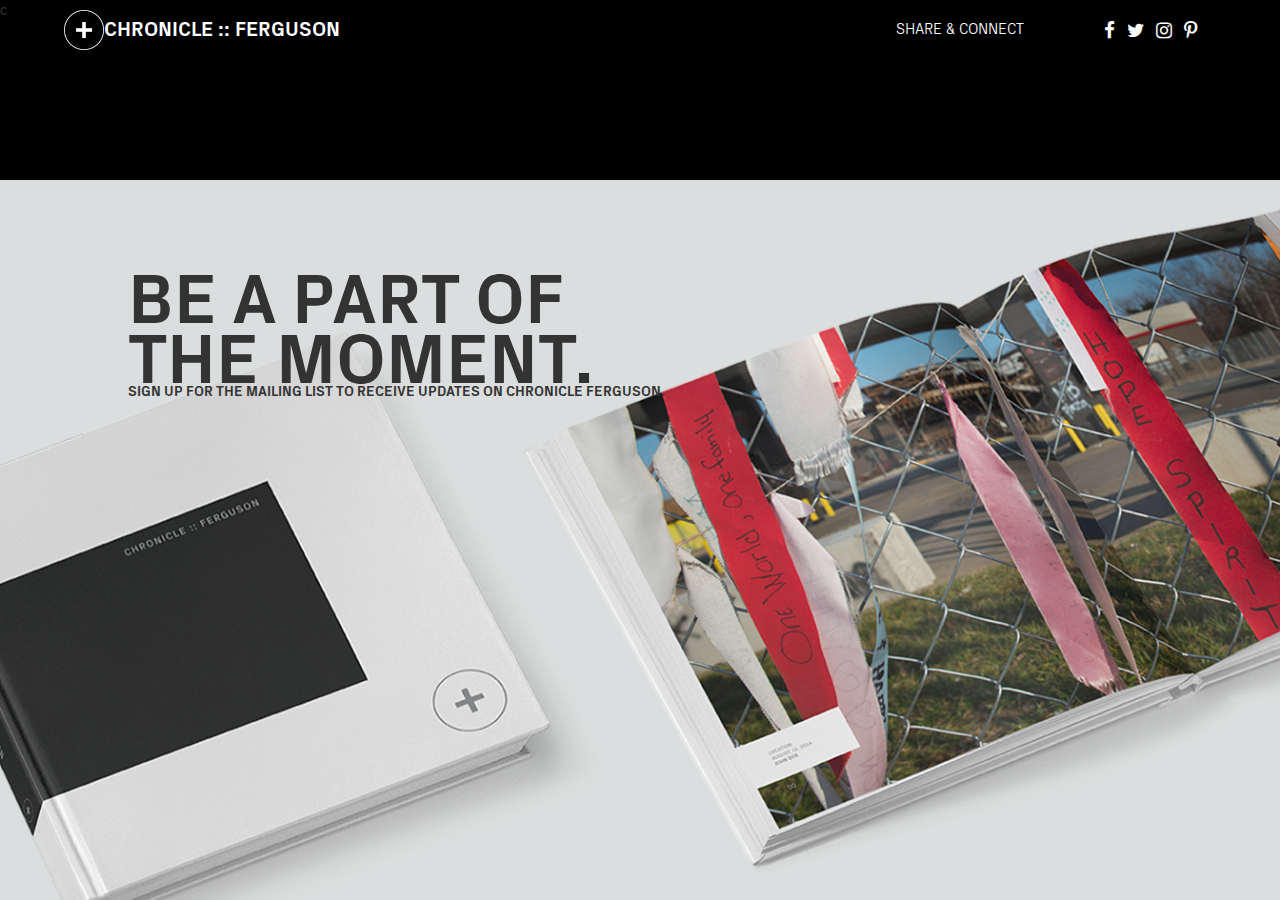
<file: backupindex.html>
<!DOCTYPE html>
<html>
<head lang="en">
    <meta charset="UTF-8">
    <meta name="viewport" content="width=device-width, initial-scale=1">
    <title>Chronicle Ferguson</title>

    <link rel="icon" href="CF_Favicon_V2.ico" type="image/x-icon">
    <link rel="stylesheet" href="https://maxcdn.bootstrapcdn.com/bootstrap/3.3.5/css/bootstrap.min.css" type="text/css">

    <link rel="shortcut icon" href="CF_Favicon_V2.ico" type="image/x-icon">
    <script src="https://ajax.googleapis.com/ajax/libs/jquery/1.11.3/jquery.min.js"></script>
    <script src="https://cdn.firebase.com/js/client/1.0.18/firebase.js"></script>
    <link rel="stylesheet" href="https://maxcdn.bootstrapcdn.com/font-awesome/4.4.0/css/font-awesome.min.css">

    <link rel="stylesheet" href="style.css" type="text/css">
</head>
<body>
<div id="top" class="top_height1">
    <div id="top_menu">
        <div id="top_menu_middle">
            <div id="img_div" class="toggle" >
                <img src="img/ChronicleFerguson_Viewfinder_white.png" height="40" width="40">
            </div>
            <div id="logo_label">
                <div id="logo_label_vertical">
                    CHRONICLE <span id="dots">::</span> FERGUSON
                </div>
            </div>
            <div id="share">
                <div id="fb">
                    <a href="http://www.facebook.com/chronicleferguson"><i class="fa fa-facebook fa-lg"></i></a>
                    <a href="http://www.twitter.com/photosferguson"><i class="fa fa-twitter fa-lg"></i></a>
                    <a href="http://www.instagram.com/chronicleferguson"><i class="fa fa-instagram fa-lg"></i></a>
                    <a href="http://"><i class="fa fa-pinterest-p fa-lg"></i></a>

                </div>
            </div>
            <div id="connect">
                <div id="connect_middle">
                    SHARE &amp; CONNECT
                </div>
            </div>

        </div>
    </div>c
</div>
<div id="content" class="content_height">
    <div id="content_box" class="">
        <div id="content_label">
            <div id="content_label_1">
                BE A PART OF
            </div>
            <div id="content_label_2">
                THE MO<span id="text" class="hide">VE</span>M<span>E</span>NT.
            </div>
        </div>
        <div id="content_p">
            SIGN UP FOR THE MAILING LIST TO RECEIVE UPDATES ON CHRONICLE FERGUSON.
        </div>
        <div id="content_form">
            <span id="content_form1"></span>
            <form role="form"  onsubmit="return signup(this)" class="form_sign">
                <!--<input name="email" type="email"  placeholder="EMAIL" class="email" required> <a href="#"> <button type="submit" >SIGN UP</button></a>-->
                <div class="form_width">
                    <div class="left_form">
                        <div class="select_form"></div>
                        <div class="select_form"></div>
                        <div class="select_form"></div>
                        <div class="select_form"></div>
                        <div class="select_form"></div>
                    </div>

                    <div class="middle_form">

                    </div>

                    <div class="right_form">

                    </div>
                </div>
            </form>
        </div>
    </div>
    <!--<div class="slider closed ">
        <div id="slider_button" class="white">
            <a href="#">
            <div id="slider_button_button">
                <div id="slider_button_button_button">
                    HOW IT WORKS
                </div>
            </div>
            </a>
        </div>
        <div id="slider_content" class="slider_height">
            <div id="slider_content_table">
                <div id="slider_content_video">
                    <video width="100%">
                        <source src="video/CF_VID_V2.mp4" type="video/mp4">
                        Your browser does not support the video tag.
                    </video>
                </div>
            </div>
        </div>
    </div>-->
</div>
<!--<div id="slider_button">
        testing testing
</div>-->
<script>
    $(document).ready(function(){
        letterTrans()
    });
    function letterTrans(){
        setTimeout(function(){ trans()  }, 2000);
    }
    function trans() {
        console.log('testing');
        text.classList.remove('hide');
        text.classList.add('un_hide');
    }

    console.log('testing');

    /*var showText = function (target, message, index, interval) {
     if (index < message.length) {
     $(target).append(message[index++]);
     setTimeout(function () { showText(target, message, index, interval); }, interval);
     }
     }
     showText("#text", "VE", 0, 1000);*/

    var text = document.querySelector('.hide');

    var toggle = document.getElementById('slider_button_button');
    var slider = document.querySelector('.slider');
    var content_box = document.getElementById('content_box');
    var t = document.querySelector('.top_height1');
    var sliderHeight = document.querySelector('.slider_height');
    var contentHeight = document.querySelector('.content_height');
    var button_div = document.querySelector('.white');
    var button_text = document.getElementById('slider_button_button_button');
    var video_tag = document.getElementsByTagName("video");


    toggle.addEventListener('click', togg, false);

    function togg(){






        slider.classList.remove('closed');
        slider.classList.add('open');
        t.classList.remove('top_height1');
        t.classList.add('top_height');
        sliderHeight.classList.remove('slider_height');
        sliderHeight.classList.add('slider_height2');
        contentHeight.classList.remove("content_height");
        contentHeight.classList.add("content_height2");
        button_div.classList.add('black');
        console.log(video_tag);
        button_text.innerHTML = "UPLOAD PHOTO";
        button_text.classList.add("upload");
        /*video_tag.document.createAttribute("autoplay")*/
        $(video_tag).prop('autoplay', true);
    }



    var formsign = document.querySelector('.form_sign');
    var contentForm1 = document.getElementById('content_form1');
    /*
     var onSignupComplete = function(error) {
     signupBtn.disabled = false;
     if (error) {
     signupError.innerHTML = 'Please use corre         ct email address  ';
     } else {
     signupSuccess.innerHTML = 'Thanks for signing up!';
     // hide the form
     formsign.style.display = 'none';
     }
     };*/
    function signup(formObj){

        var myFirebaseRef = new Firebase("https://chron.firebaseio.com/signups");
        myFirebaseRef.push({
            email: formObj.email.value
        });
        formsign.style.display = 'none';
        contentForm1.innerHTML = 'Thanks for signing up!';

        return false;
    }



</script>

</body>
</html>
</file>
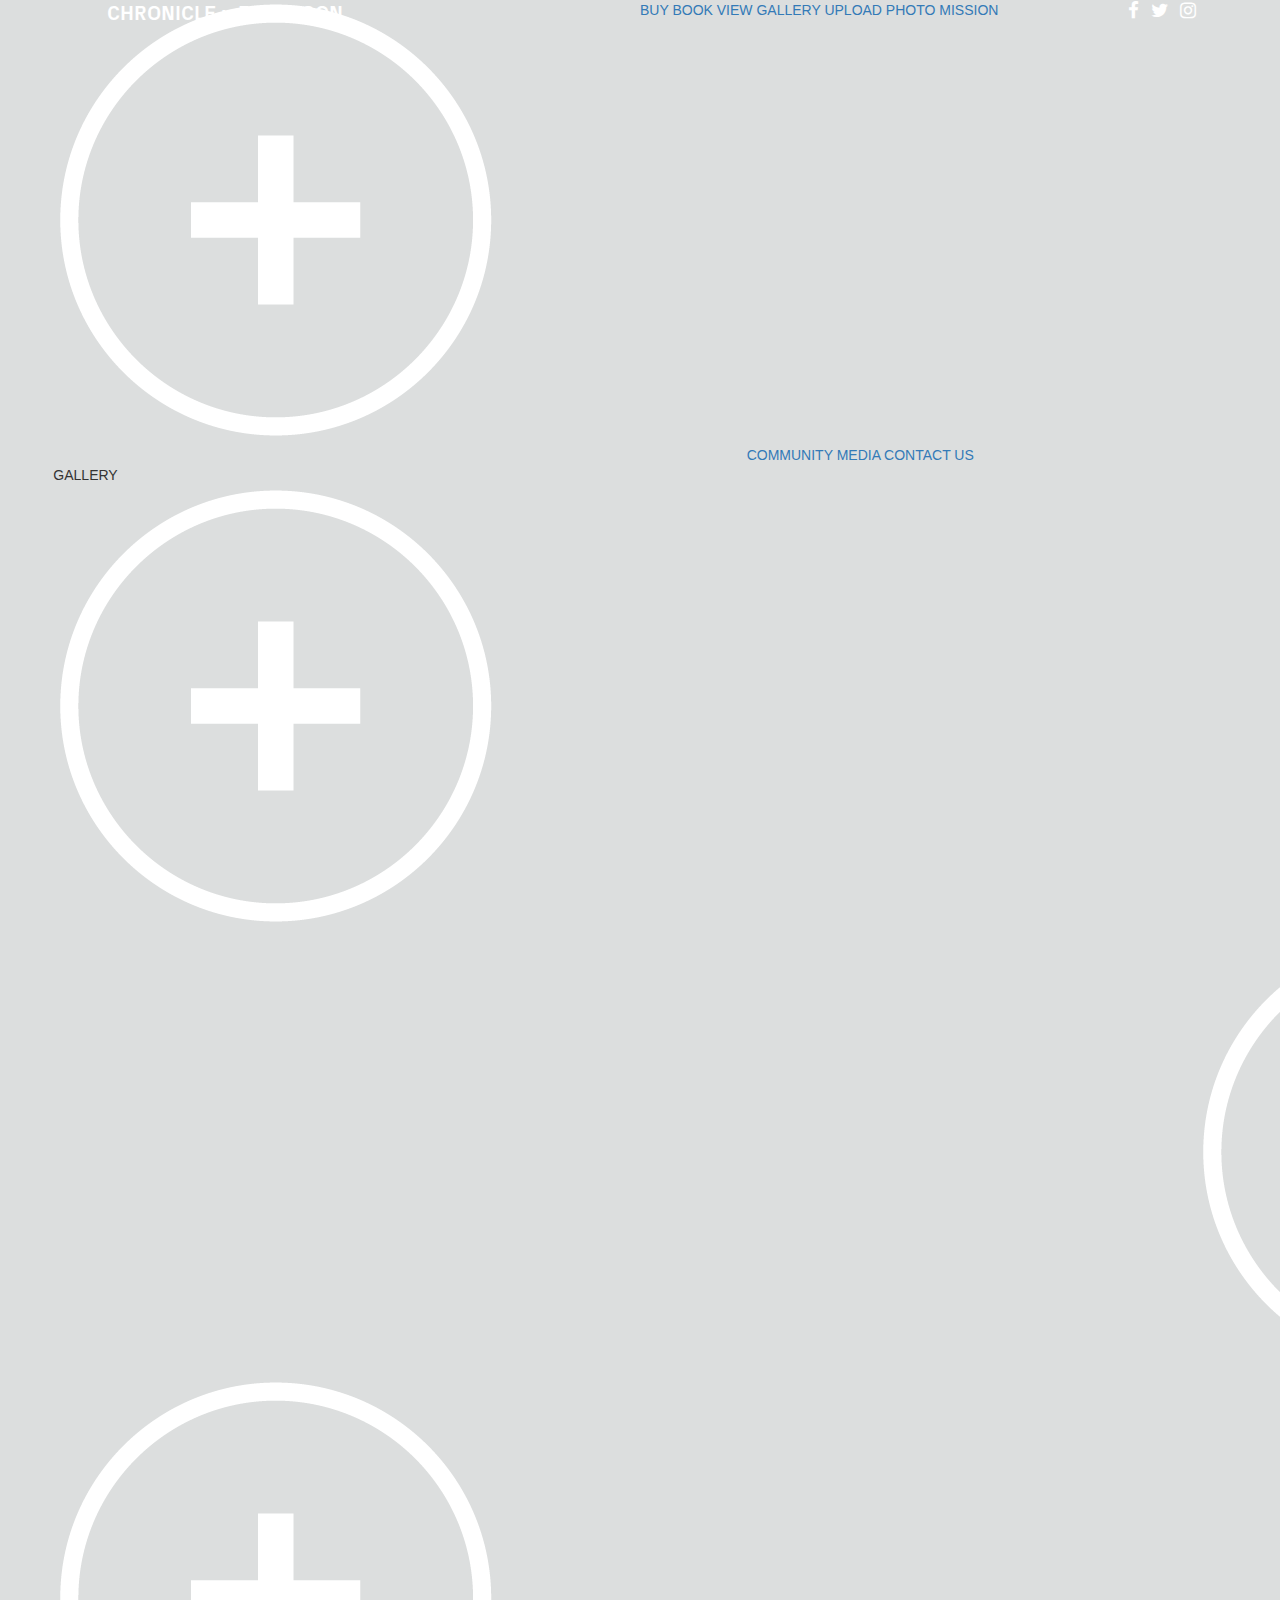
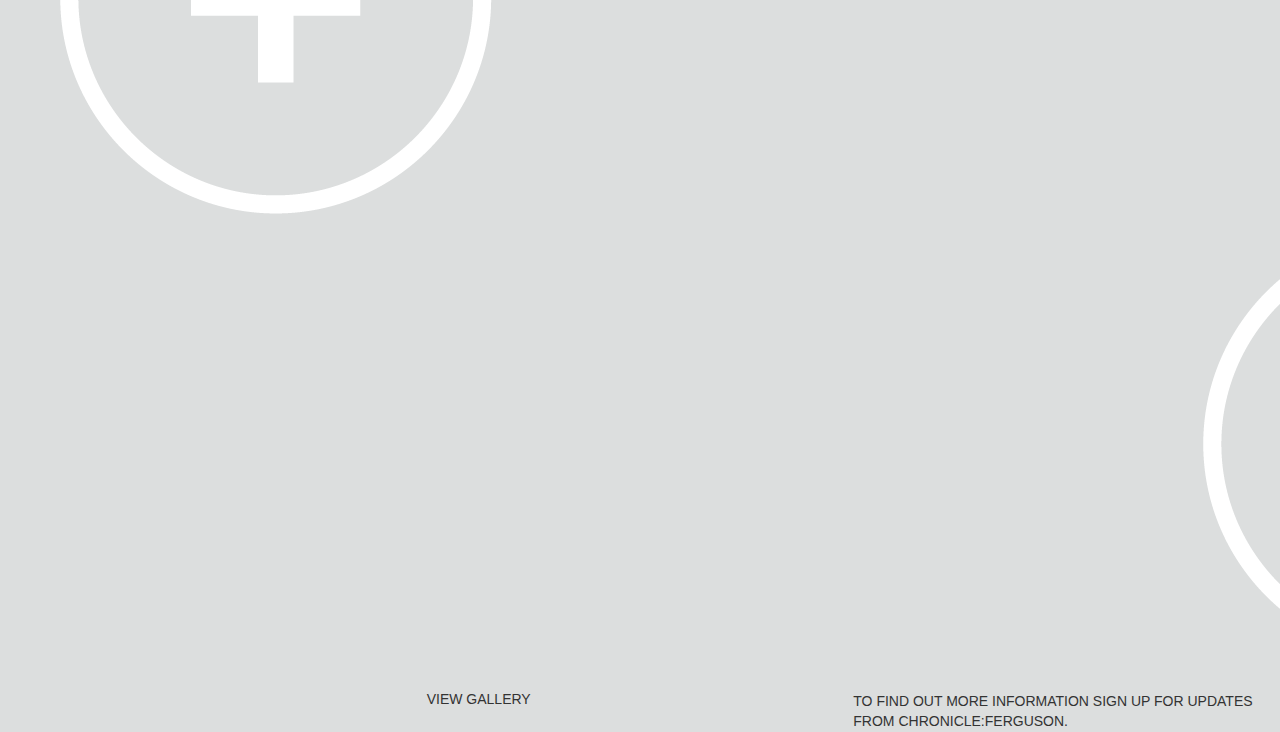
<file: gallery.html>
<html>
<head lang="en">
    <meta charset="UTF-8">
    <meta name="viewport" content="width=device-width, initial-scale=1">
    <title>Chronicle Ferguson</title>

    <link rel="icon" href="CF_Favicon_V2.ico" type="image/x-icon">
    <link rel="stylesheet" href="https://maxcdn.bootstrapcdn.com/bootstrap/3.3.5/css/bootstrap.min.css" type="text/css">

    <link rel="shortcut icon" href="CF_Favicon_V2.ico" type="image/x-icon">
    <script src="https://ajax.googleapis.com/ajax/libs/jquery/1.11.3/jquery.min.js"></script>
    <script src="https://cdn.firebase.com/js/client/1.0.18/firebase.js"></script>
    <link rel="stylesheet" href="bootstrap.min.css">
    <link rel="stylesheet" href="https://maxcdn.bootstrapcdn.com/font-awesome/4.4.0/css/font-awesome.min.css">

    <link rel="stylesheet" href="style.css" type="text/css">
</head>
<body>
<div class="container-fluid top">
    <div class="top_menu row">
        <div class="col-sm-offset-1 col-sm-1 col-md-offset-1 col-md-1 img_div col-xs-4">
            <img src="img/ChronicleFerguson_logo_1.png" class="center-block brand_img" alt="Chronicle_Ferguson">
        </div>
        <div class="logo_label col-md-6 col-sm-8 col-xs-20 ">
            <div id="logo_label_vertical">
                CHRONICLE <span id="dots">::</span> FERGUSON
            </div>
        </div>
        <div class="menu_text col-md-offset-4 col-md-9 col-sm-8 col-sm-offset-2 hidden-xs">
            <div class="menu_middle">
                <a class="links yellow">BUY BOOK</a>
                <a class="links">VIEW GALLERY</a>
                <a href="http://fergusonbeauty.com/upload.html" class="links hidden-sm hidden-xs">UPLOAD PHOTO</a>
                <a class="links">MISSION</a>
            </div>
        </div>
        <div class="menu_text col-md-2 hidden-xs">
            <div class="menu_middle">
                <a href="http://www.facebook.com/chronicleferguson"><i class="fa fa-facebook fa-lg"></i></a>
                <a href="http://www.twitter.com/photosferguson"><i class="fa fa-twitter fa-lg"></i></a>
                <a href="http://www.instagram.com/chronicleferguson"><i class="fa fa-instagram fa-lg"></i></a>
            </div>
        </div>
    </div>
    <div class="bottom_menu_row">
        <div class="menu_text col-md-offset-14">
            <div class="menu_middle hidden-sm hidden-xs ">
                <a href="support.html" class="links2">COMMUNITY</a>
                <a class="links2">MEDIA</a>
                <a class="links2">CONTACT US</a>
            </div>
        </div>
    </div>
</div>
<div class="container-fluid">
    <div class="top_upload col-md-24 margin-bottom">
        <div class="left_upload col-md-7 col-md-offset-1">
            <div class="left_gallery_middle">
                GALLERY
            </div>
        </div>
        <div class="right_upload col-md-16">
            <div class="right_upload_middle">

            </div>
        </div>
    </div>
</div>
<div class="container-fluid content_gallery">
    <div class=" first_row col-md-offset-2 col-md-20">
        <div class="img_gal">

        </div>
        <div class="img_gal">

        </div>
        <div class="img_gal">

        </div>
        <div class="img_gal">

        </div>
        <div class="img_gal">

        </div>
    </div>
    <div class="col-md-14 col-md-offset-1 second_row">
        <div class="col-md-1 img_gal2">
            <img src="img/ChronicleFerguson_logo_1.png" class="img_logo">
        </div>
        <div class="col-md-23 line_upload">
            <div class="line_upload_middle">

            </div>
        </div>
    </div>
    <div class=" first_row col-md-offset-2 col-md-20">
        <div class="img_gal">

        </div>
        <div class="img_gal">

        </div>
        <div class="img_gal">

        </div>
        <div class="img_gal">

        </div>
        <div class="img_gal">

        </div>
    </div>
    <div class="col-md-14 col-md-offset-9 second_row">
        <div class="col-md-23 line_upload">
            <div class="line_upload_middle">

            </div>
        </div>
        <div class="col-md-1 img_gal2">
            <img src="img/ChronicleFerguson_logo_1.png" class="img_logo" style="float: left">
        </div>
    </div>
    <div class=" first_row col-md-offset-2 col-md-20">
        <div class="img_gal">

        </div>
        <div class="img_gal">

        </div>
        <div class="img_gal">

        </div>
        <div class="img_gal">

        </div>
        <div class="img_gal">

        </div>
    </div>
    <div class="col-md-14 col-md-offset-1 second_row">
        <div class="col-md-1 img_gal2">
            <img src="img/ChronicleFerguson_logo_1.png" class="img_logo">
        </div>
        <div class="col-md-23 line_upload">
            <div class="line_upload_middle">

            </div>
        </div>
    </div>
    <div class=" first_row col-md-offset-2 col-md-20">
        <div class="img_gal">

        </div>
        <div class="img_gal">

        </div>
        <div class="img_gal">

        </div>
        <div class="img_gal">

        </div>
        <div class="img_gal">

        </div>
    </div>
    <div class="col-md-14 col-md-offset-9 second_row">
        <div class="col-md-23 line_upload">
            <div class="line_upload_middle">

            </div>
        </div>
        <div class="col-md-1 img_gal2">
            <img src="img/ChronicleFerguson_logo_1.png" class="img_logo" style="float: left">
        </div>
    </div>
</div>
</br>
<div class="container-fluid upload_bottom">
    <div class="col-md-8 bottom_line"></div>
    <div class="col-md-8 bottom_link">VIEW GALLERY</div>
    <div class="col-md-8 bottom_line"></div>
    <div class="col-md-8 bottom_line"></div>
    <div class="col-md-8 bottom_link2">TO FIND OUT MORE INFORMATION SIGN UP FOR UPDATES FROM CHRONICLE:FERGUSON.</div>
    <div class="col-md-8 bottom_line"></div>
</div>
<!--<?php
$dir="images/";
if ($opendir=opendir($dir));
{
    while (($file = readdir($opendir)) !== FALSE){
        if ($file!="."&&$file!="..")
            echo "<img class='col-md-6' src='$dir/$file'></br>";
}
}
?>-->

</body>
</html>
</file>
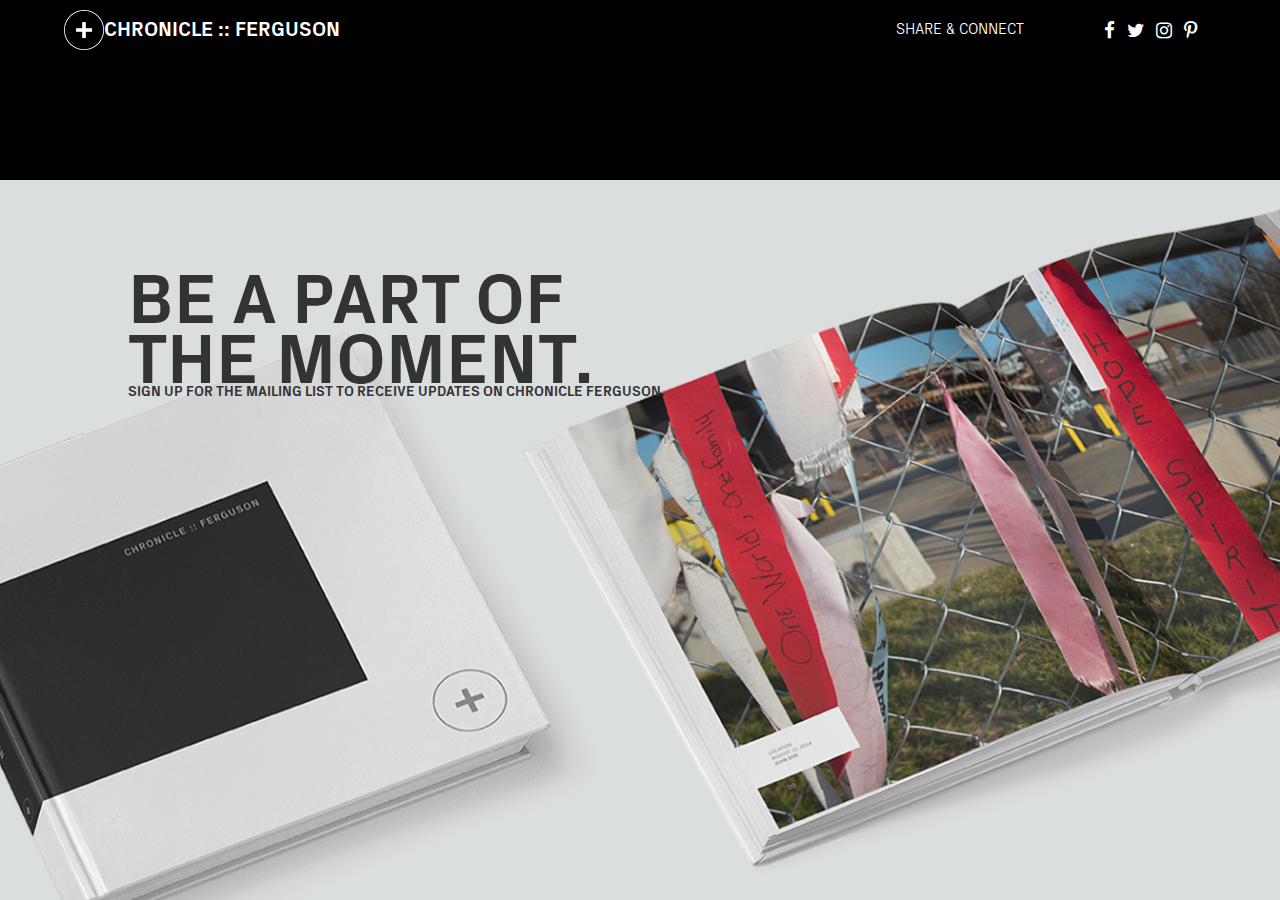
<file: transfer.html>
<!DOCTYPE html>
<html>
<head lang="en">
    <meta charset="UTF-8">
    <meta name="viewport" content="width=device-width, initial-scale=1">
    <title>Chronicle Ferguson</title>

    <link rel="icon" href="CF_Favicon_V2.ico" type="image/x-icon">
    <link rel="stylesheet" href="https://maxcdn.bootstrapcdn.com/bootstrap/3.3.5/css/bootstrap.min.css" type="text/css">

    <link rel="shortcut icon" href="CF_Favicon_V2.ico" type="image/x-icon">
    <script src="https://ajax.googleapis.com/ajax/libs/jquery/1.11.3/jquery.min.js"></script>
    <script src="https://cdn.firebase.com/js/client/1.0.18/firebase.js"></script>
    <link rel="stylesheet" href="https://maxcdn.bootstrapcdn.com/font-awesome/4.4.0/css/font-awesome.min.css">

    <link rel="stylesheet" href="style.css" type="text/css">
</head>
<body>
<div id="top" class="top_height1">
    <div id="top_menu">
        <div id="top_menu_middle">
            <div id="img_div" class="toggle" >
                <img src="img/ChronicleFerguson_Viewfinder_white.png" height="40" width="40">
            </div>
            <div id="logo_label">
                <div id="logo_label_vertical">
                    CHRONICLE <span id="dots">::</span> FERGUSON
                </div>
            </div>
            <div id="share">
                <div id="fb">
                    <a href="http://www.facebook.com/chronicleferguson"><i class="fa fa-facebook fa-lg"></i></a>
                    <a href="http://www.twitter.com/photosferguson"><i class="fa fa-twitter fa-lg"></i></a>
                    <a href="http://www.instagram.com/chronicleferguson"><i class="fa fa-instagram fa-lg"></i></a>
                    <a href="http://"><i class="fa fa-pinterest-p fa-lg"></i></a>

                </div>
            </div>
            <div id="connect">
                <div id="connect_middle">
                    SHARE &amp; CONNECT
                </div>
            </div>

        </div>
    </div>
</div>
<div id="content" class="content_height">
    <div id="content_box" class="">
        <div id="content_label">
            <div id="content_label_1">
                BE A PART OF
            </div>
            <div id="content_label_2">
                THE MO<span id="text" class="hide">VE</span>M<span>E</span>NT.
            </div>
        </div>
        <div id="content_p">
            SIGN UP FOR THE MAILING LIST TO RECEIVE UPDATES ON CHRONICLE FERGUSON.
        </div>
        <div id="content_form">
            <span id="content_form1"></span>
            <form role="form"  onsubmit="return signup(this)" class="form_sign">
                <!--<input name="email" type="email"  placeholder="EMAIL" class="email" required> <a href="#"> <button type="submit" >SIGN UP</button></a>-->
                <div class="form_width">
                    <div class="left_form">
                        <div class="select_form"></div>
                        <div class="select_form"></div>
                        <div class="select_form"></div>
                        <div class="select_form"></div>
                        <div class="select_form"></div>
                    </div>

                    <div class="middle_form">

                    </div>

                    <div class="right_form">

                    </div>
                </div>
            </form>
        </div>
    </div>
    <!--<div class="slider closed ">
        <div id="slider_button" class="white">
            <a href="#">
            <div id="slider_button_button">
                <div id="slider_button_button_button">
                    HOW IT WORKS
                </div>
            </div>
            </a>
        </div>
        <div id="slider_content" class="slider_height">
            <div id="slider_content_table">
                <div id="slider_content_video">
                    <video width="100%">
                        <source src="video/CF_VID_V2.mp4" type="video/mp4">
                        Your browser does not support the video tag.
                    </video>
                </div>
            </div>
        </div>
    </div>-->
</div>
<!--<div id="slider_button">
        testing testing
</div>-->
<script>
    $(document).ready(function(){
        letterTrans()
    });
    function letterTrans(){
        setTimeout(function(){ trans()  }, 2000);
    }
    function trans() {
        console.log('testing');
        text.classList.remove('hide');
        text.classList.add('un_hide');
    }

    console.log('testing');

    /*var showText = function (target, message, index, interval) {
     if (index < message.length) {
     $(target).append(message[index++]);
     setTimeout(function () { showText(target, message, index, interval); }, interval);
     }
     }
     showText("#text", "VE", 0, 1000);*/

    var text = document.querySelector('.hide');

    var toggle = document.getElementById('slider_button_button');
    var slider = document.querySelector('.slider');
    var content_box = document.getElementById('content_box');
    var t = document.querySelector('.top_height1');
    var sliderHeight = document.querySelector('.slider_height');
    var contentHeight = document.querySelector('.content_height');
    var button_div = document.querySelector('.white');
    var button_text = document.getElementById('slider_button_button_button');
    var video_tag = document.getElementsByTagName("video");


    toggle.addEventListener('click', togg, false);

    function togg(){






        slider.classList.remove('closed');
        slider.classList.add('open');
        t.classList.remove('top_height1');
        t.classList.add('top_height');
        sliderHeight.classList.remove('slider_height');
        sliderHeight.classList.add('slider_height2');
        contentHeight.classList.remove("content_height");
        contentHeight.classList.add("content_height2");
        button_div.classList.add('black');
        console.log(video_tag);
        button_text.innerHTML = "UPLOAD PHOTO";
        button_text.classList.add("upload");
        /*video_tag.document.createAttribute("autoplay")*/
        $(video_tag).prop('autoplay', true);
    }



    var formsign = document.querySelector('.form_sign');
    var contentForm1 = document.getElementById('content_form1');
    /*
     var onSignupComplete = function(error) {
     signupBtn.disabled = false;
     if (error) {
     signupError.innerHTML = 'Please use corre         ct email address  ';
     } else {
     signupSuccess.innerHTML = 'Thanks for signing up!';
     // hide the form
     formsign.style.display = 'none';
     }
     };*/
    function signup(formObj){

        var myFirebaseRef = new Firebase("https://chron.firebaseio.com/signups");
        myFirebaseRef.push({
            email: formObj.email.value
        });
        formsign.style.display = 'none';
        contentForm1.innerHTML = 'Thanks for signing up!';

        return false;
    }



</script>

</body>
</html>
</file>
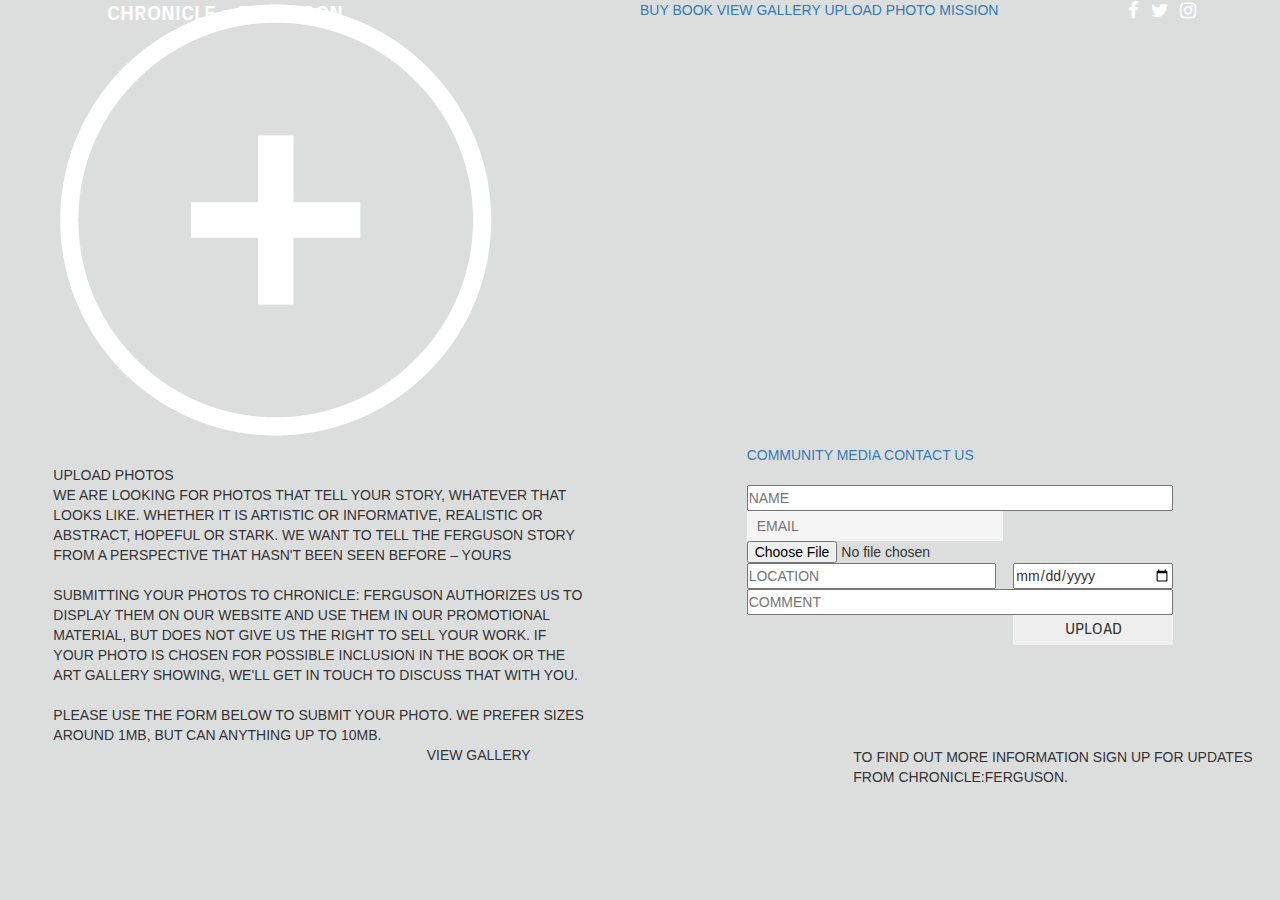
<file: upload.html>
<!DOCTYPE html>
<html xmlns="http://www.w3.org/1999/html">
<head>
    <title>Page Title</title>
    <meta charset="UTF-8">
    <meta name="viewport" content="width=device-width, initial-scale=1">
    <title>Chronicle Ferguson</title>

    <link rel="icon" href="CF_Favicon_V2.ico" type="image/x-icon">
    <link rel="stylesheet" href="https://maxcdn.bootstrapcdn.com/bootstrap/3.3.5/css/bootstrap.min.css" type="text/css">

    <link rel="shortcut icon" href="CF_Favicon_V2.ico" type="image/x-icon">
    <script src="https://ajax.googleapis.com/ajax/libs/jquery/1.11.3/jquery.min.js"></script>
    <script src="https://cdn.firebase.com/js/client/1.0.18/firebase.js"></script>
    <link rel="stylesheet" href="bootstrap.min.css">
    <link rel="stylesheet" href="https://maxcdn.bootstrapcdn.com/font-awesome/4.4.0/css/font-awesome.min.css">

    <link rel="stylesheet" href="style.css" type="text/css">
</head>
<body>

<div class="container-fluid top">
    <div class="top_menu row">
        <div class="col-sm-offset-1 col-sm-1 col-md-offset-1 col-md-1 img_div col-xs-4">
            <img src="img/ChronicleFerguson_logo_1.png" class="center-block brand_img" alt="Chronicle_Ferguson">
        </div>
        <div class="logo_label col-md-6 col-sm-8 col-xs-20 ">
            <div id="logo_label_vertical">
                CHRONICLE <span id="dots">::</span> FERGUSON
            </div>
        </div>
        <div class="menu_text col-md-offset-4 col-md-9 col-sm-8 col-sm-offset-2 hidden-xs">
            <div class="menu_middle">
                <a class="links yellow">BUY BOOK</a>
                <a class="links">VIEW GALLERY</a>
                <a class="links hidden-sm hidden-xs">UPLOAD PHOTO</a>
                <a class="links">MISSION</a>
            </div>
        </div>
        <div class="menu_text col-md-2 hidden-xs">
            <div class="menu_middle">
                <a href="http://www.facebook.com/chronicleferguson"><i class="fa fa-facebook fa-lg"></i></a>
                <a href="http://www.twitter.com/photosferguson"><i class="fa fa-twitter fa-lg"></i></a>
                <a href="http://www.instagram.com/chronicleferguson"><i class="fa fa-instagram fa-lg"></i></a>
            </div>
        </div>
    </div>
    <div class="bottom_menu_row">
        <div class="menu_text col-md-offset-14">
            <div class="menu_middle hidden-sm hidden-xs ">
                <a href="support.html" class="links2">COMMUNITY</a>
                <a class="links2">MEDIA</a>
                <a class="links2">CONTACT US</a>
            </div>
        </div>
    </div>
</div>
<div class="container-fluid content_upload">
    <div class="top_upload col-md-24 margin-bottom">
        <div class="left_upload col-md-11 col-md-offset-1">
            <div class="left_upload_middle">
                UPLOAD PHOTOS
            </div>
        </div>
        <div class="right_upload col-md-12">
            <div class="right_upload_middle">

            </div>
        </div>
    </div>
    <div class="col-md-10 col-md-offset-1 left_upload_para margin-bottom">
        WE ARE LOOKING FOR PHOTOS THAT TELL YOUR STORY, WHATEVER THAT LOOKS LIKE. WHETHER IT IS ARTISTIC OR INFORMATIVE, REALISTIC OR ABSTRACT, HOPEFUL OR STARK. WE WANT TO TELL THE FERGUSON STORY FROM A PERSPECTIVE THAT HASN'T BEEN SEEN BEFORE – YOURS
        </br></br>
        SUBMITTING YOUR PHOTOS TO CHRONICLE: FERGUSON AUTHORIZES US TO DISPLAY THEM ON OUR WEBSITE AND USE THEM IN OUR PROMOTIONAL MATERIAL, BUT DOES NOT GIVE US THE RIGHT TO SELL YOUR WORK. IF YOUR PHOTO IS CHOSEN FOR POSSIBLE INCLUSION IN THE BOOK OR THE ART GALLERY SHOWING, WE'LL GET IN TOUCH TO DISCUSS THAT WITH YOU.
        </br></br>
        PLEASE USE THE FORM BELOW TO SUBMIT YOUR PHOTO. WE PREFER SIZES AROUND 1MB, BUT CAN ANYTHING UP TO 10MB.
    </div>
    <div class="col-md-8 col-md-offset-3 right_upload_form">
        <input type="text" name="NAME" placeholder="NAME" class="col-md-24 padding" required>
        <input type="email" name="EMAIL" placeholder="EMAIL" class="col-md-24 padding" required>
        <input type="file" name="files[]" class="col-md-14 padding"/>
        <div></div>
        <input type="text" name="LOCATION" placeholder="LOCATION" class="col-md-14 padding" multiple/>
        <input type="date" name="DATE" placeholder="DATE" class="col-md-9 col-md-offset-1 padding">
        <input type="text" name="COMMENT" placeholder="COMMENT" class="col-md-24 padding" multiple/>
        <!--<input type="submit" value="Upload" name="log"/>-->
        <button type="submit" class="col-md-9 col-md-offset-15 button_signup" value="Upload">UPLOAD</button>
    </div>
</div>
<div class="container-fluid upload_bottom">
    <div class="col-md-8 bottom_line"></div>
    <div class="col-md-8 bottom_link">VIEW GALLERY</div>
    <div class="col-md-8 bottom_line"></div>
    <div class="col-md-8 bottom_line"></div>
    <div class="col-md-8 bottom_link2">TO FIND OUT MORE INFORMATION SIGN UP FOR UPDATES FROM CHRONICLE:FERGUSON.</div>
    <div class="col-md-8 bottom_line"></div>
</div>

<!--<form action="upload.php" method="POST" enctype="multipart/form-data">
    <p><input type="file" name="files[]"/></p>
    <p><input type="text" name="nm" placeholder="location" multiple/></p>
    <p><input type="date" name="date"></p>
    <p><input type="submit" value="Upload" name="log"/></p>
</form>-->

</body>
</html>
</file>
<file: style.css>
@font-face {
    font-family: PxGrotesk-Bold;
    src: url("fonts/PxGrotesk-Bold.otf") format("opentype");
}
@font-face {
    font-family: PxGrotesk-Light;
    src: url("fonts/PxGrotesk-Light.otf") format("opentype");
}
@font-face {
    font-family: PxGrotesk-Regular;
    src: url("fonts/PxGrotesk-Regular.otf") format("opentype");
}
html,body{
    height: 100%;
    background-color: #dcdede;
    margin: 0px;
    position:relative;
}
#top{
    background-color: black;
    position: relative;
    z-index: 1;
    transition: height 2s linear,transform 2s;
}
.top_height{
    height:13%;
}
.top_height1{
    height:20%;
}
#top_menu{
    /*background-color: red;*/
    height: 40px;
    width:100%;
    position:absolute;
    top:10px;
}
#top_menu_middle{
    width:90%;
    margin: 0 auto;
    /*background-color: aliceblue;*/
    height: 100%;
}
#img_div{
    float:left;
    height:40px;
    width:40px;
    /*background-color: blue;*/
    padding-right: 10px;
}
#logo_label{
    float:left;
    height:40px;
    width:350px;
    /*background-color: green;*/
    display: table;
}
#logo_label_vertical{
    display: table-cell;
    vertical-align: middle;
    font-size: 20px;
    color:white;
    font-family: PxGrotesk-Bold;
    /*background-color: red;*/
}
#share{
    float:right;
    height:40px;
    width:120px;
    /*background-color: aqua;*/
    display:table;

}
#connect{
    float:right;
    height:40px;
    width:200px;
    /*background-color: green;*/
    display:table;
}
#fb{
    display:table-cell;
    vertical-align: middle;
    height:40px;
    width:40px;
}
.fa{
    padding-left: 8px;
    color: white;
}
#connect_middle{
    display:table-cell;
    vertical-align: middle;
    font-size: 15px;
    color:white;
    font-family: PxGrotesk-Light;
}
#dots{
    font-size:1em ;
}
#content{
    background-image: url("img/CF_Splash_Crop_1.png");
    background-size: 100%;
    background-repeat: no-repeat;
    position: relative;

    overflow:hidden;
    position:relative;


    /*background-color: blue;*/

    z-index: 2;
}
.content_height{
    height:80%;
}
.content_height2{
    height:87%;
}
#content_box{
    /*background-color: red;*/
    height:300px;
    width:60%;
    position: absolute;
    top:10%;
    left:10%;
    z-index: 1;
}
#content_label{
    /*background-color: aqua;*/
    height:120px;
    width:100%;
    font-family: PxGrotesk-Bold;
    font-size: 70px;
}
#content_label_1{
    /*background-color: orange;*/
    height:60px;
    width:100%;

}
#content_label_2{
    /*background-color: yellow;*/
    height:60px;
    width:100%;
}
#content_p{
    /*background-color: green;*/
    height:60px;
    width:80%;
    font-family: PxGrotesk-Bold;
    padding-top: 10px;
}
#content_form{
    /*background-color: blue;*/
    height:30px;
    width:80%;

}
input[type=email]{
    height: 30px;
    width:60%;
    border:0;
    padding-left: 10px;
    background:rgba(255,255,255, 0.7);
}
button {
    border: 1px;
    /*background-color: white;*/
    float: right;
    width: 30%;
    height: 30px;
    font-family: PxGrotesk-Regular;
    font-size: 15px;
}
button:hover {
    border:1px solid #999;
    color:#000;
    cursor: pointer;
    cursor: hand;
    box-shadow: 1px 1px 1px #888888;
}
.slider {
    overflow-y: hidden;
    /* complete liquid height based on the parent's height!! */
    height:100%;
    /*background-color: aqua;*/

    /* only transition on transform properties which are hardware accelerated = way better performances */
    /*-webkit-transition:-webkit-transform .20000s ease;
    -moz-transition:   -moz-transform .20000s ease;
    -ms-transition:    -ms-transform .20000s ease;
    transition:        transform .20000s ease;*/

    -webkit-transition-duration: 1s;
    -moz-transition-duration: 1s;
    -o-transition-duration: 1s;
    transition-duration: 1s;
    -webkit-transition-timing-function: linear;
    -moz-transition-timing-function: linear;
    -o-transition-timing-function: linear;
    transition-timing-function: linear;

    position: relative;
    z-index: 2;
}
.slider.opened {
    /* visible */
    -webkit-transform: translate(0, 0%);
    -moz-transform: translate(0, 0%);
    -ms-transform: translate(0, 0%);
    transform: translate(0, 0%);
}
.slider.closed {
    /* completely offscreen */
    -webkit-transform: translate(0, 93%);
    -moz-transform: translate(0, 93%);
    -ms-transform: translate(0, 93%);
    transform: translate(0, 93%);
}
.displaynone{
    display: none;
}
#slider_button{
    width:100%;
    height: 7%;
    /*background-color: red;*/

    z-index: 5;

    -webkit-transition: background-color 1000ms linear 1s;
    -moz-transition: background-color 1000ms linear 1s;
    -o-transition: background-color 1000ms linear 1s;
    -ms-transition: background-color 1000ms linear 1s;
    transition: background-color 1000ms linear 1s;
}
#slider_button_button{
    margin: 0 auto;
    width: 200px;
    height: 100%;
    font-family: PxGrotesk-Regular;
    font-size: 15px;
    background-color: black;
    color: white;
    text-align: center;
    display: table;
    border-radius: 10px 10px 0 0;
    border: 1px solid white;


}
#slider_button_button_button{
    display: table-cell;
    vertical-align: middle;
}
#slider_content{
    height: 100%;
    background-color: white;

}
.slider_height{
    height:100%;
}
.slider_height2{
    height:107%;
}
.black{
    background-color: black;
}
#slider_content_table{
    display: table;
    height: 100%;
    width: 60%;
    /*background-color: red;*/
    margin: 0 auto;
}
#slider_content_video{
    /*background-color: aqua;*/
    display: table-cell;
    vertical-align: middle;
}
#content_form1{
    font-size: 40px;
    font-family: PxGrotesk-Regular;
}
/*transitioning the moment to movement*/
#text{

}
.hide{
    display:none;
}
.un_hide{
    display: inline;
}
/*end transitioning the moment to movement*/
</file>
